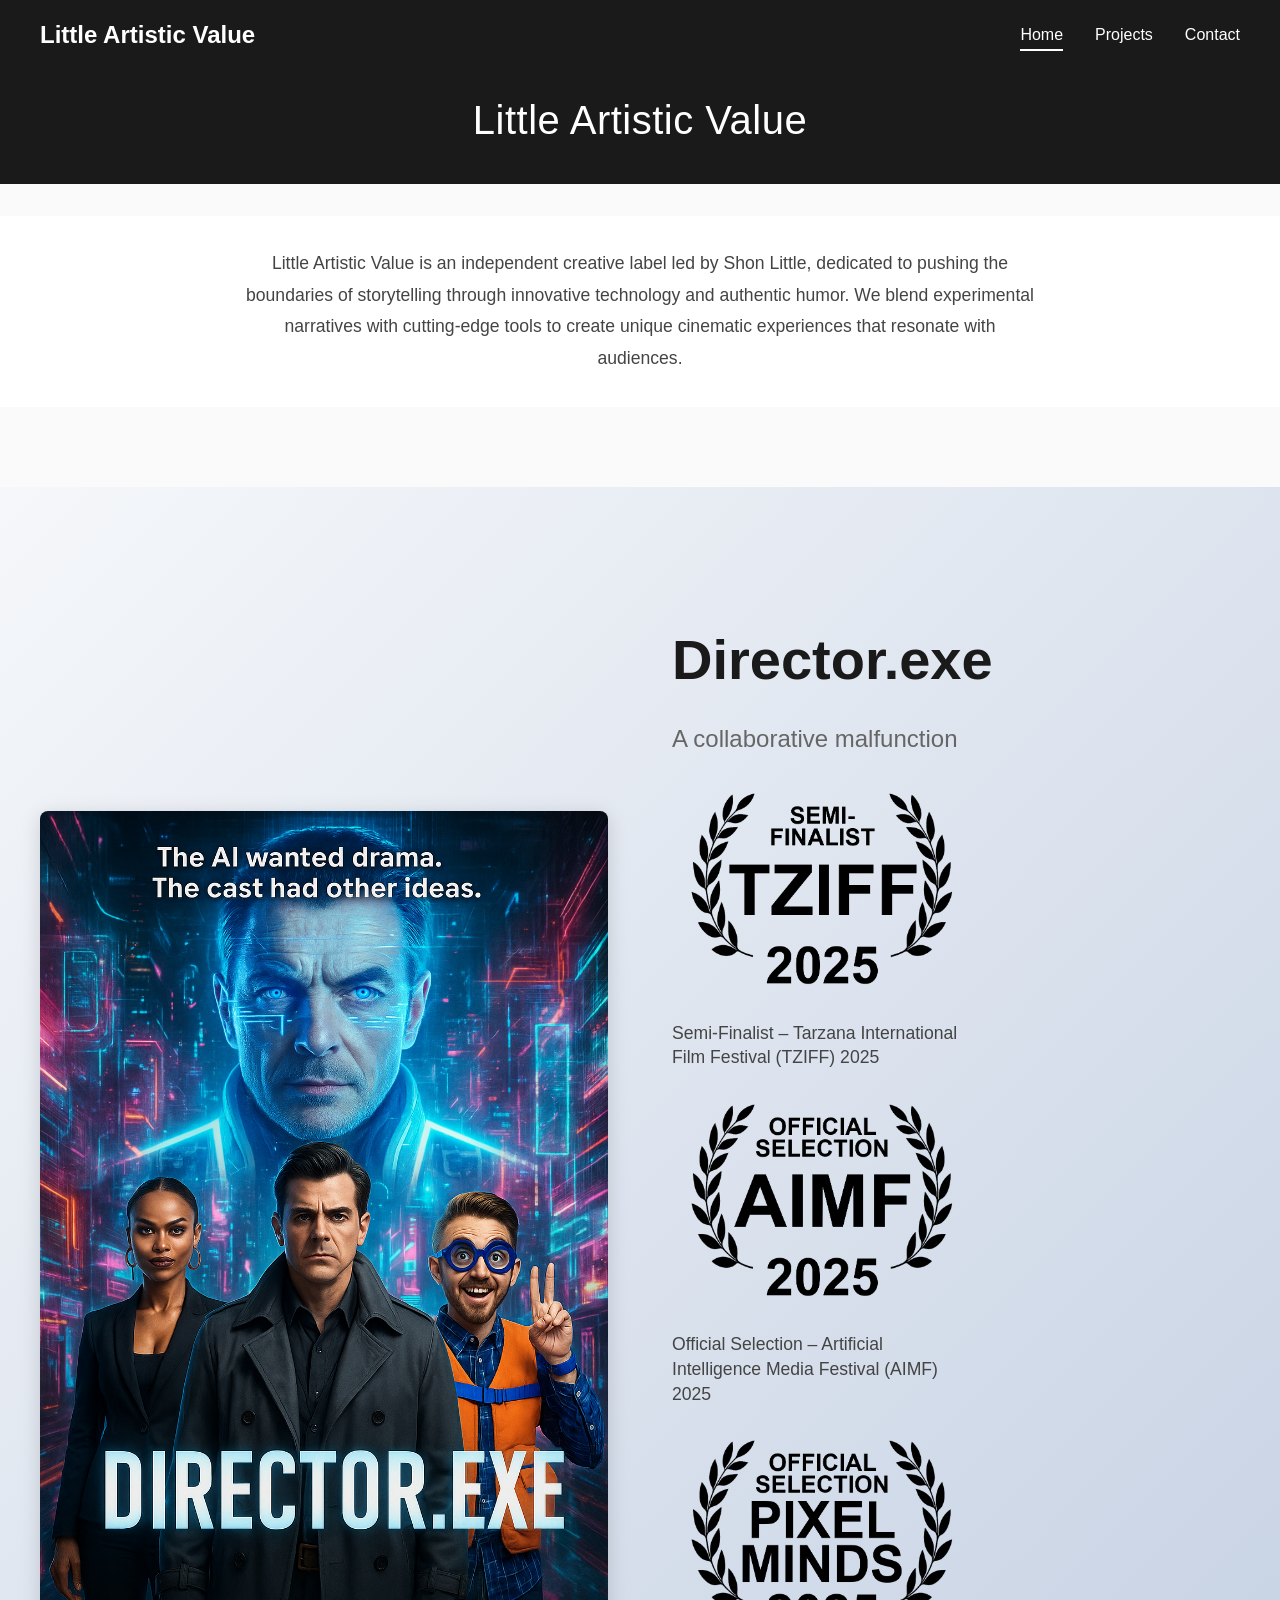
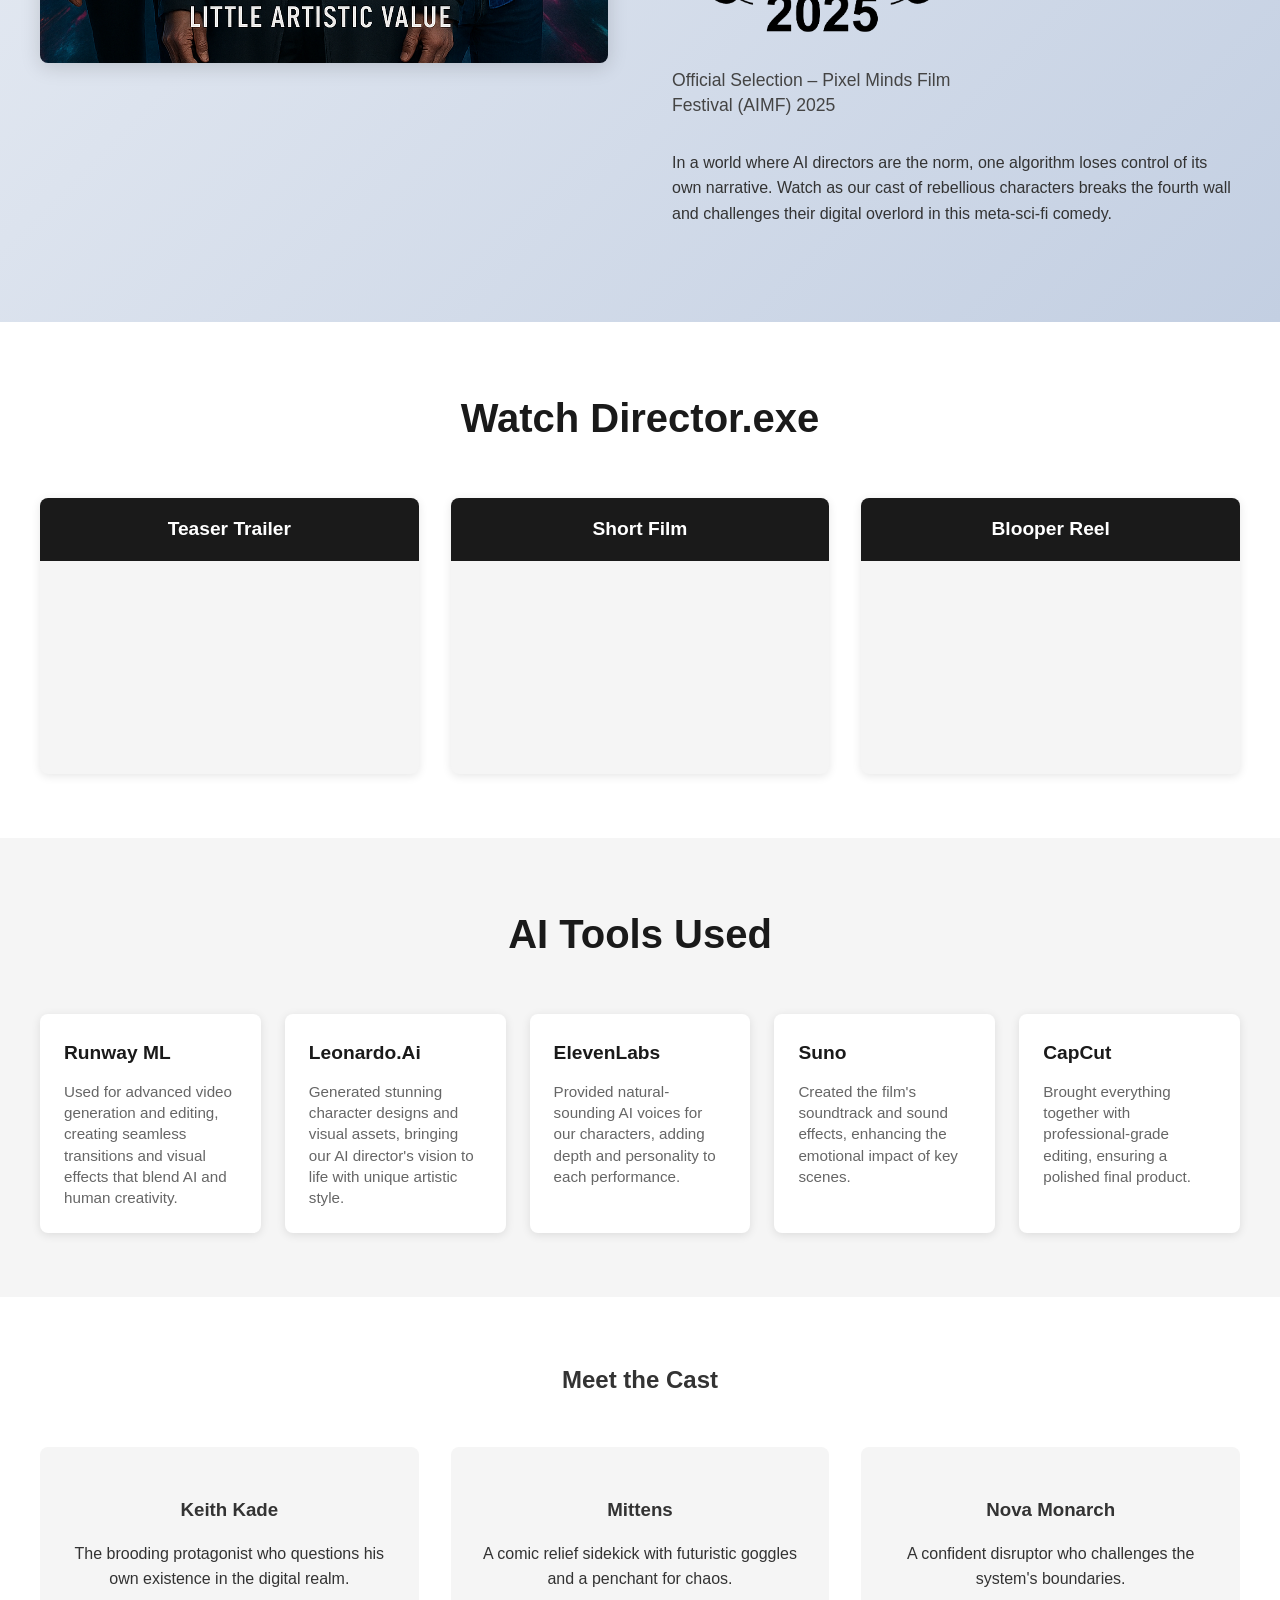
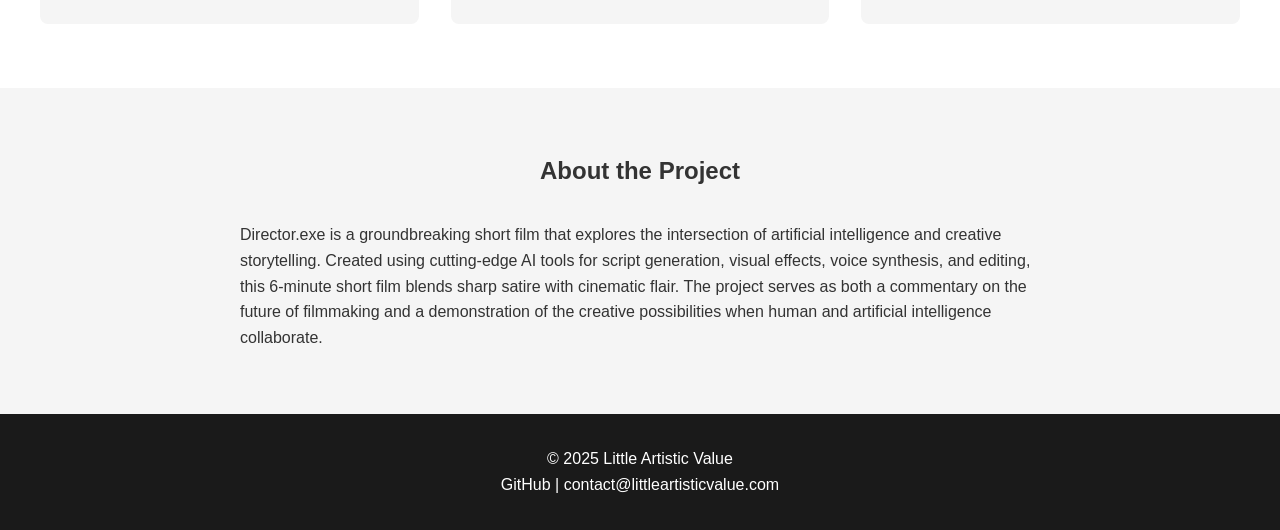
<file: index.html>
<!DOCTYPE html>
<html lang="en">
  <head>
    <meta charset="UTF-8" />
    <meta name="viewport" content="width=device-width, initial-scale=1.0" />
    <title>Little Artistic Value</title>
    <link rel="stylesheet" href="assets/styles/main.css" />
  </head>
  <body>
    <nav class="navbar">
      <div class="nav-content">
        <a href="index.html" class="nav-logo">Little Artistic Value</a>
        <ul class="nav-links">
          <li><a href="index.html" class="active">Home</a></li>
          <li><a href="projects.html">Projects</a></li>
          <li><a href="contact.html">Contact</a></li>
        </ul>
      </div>
    </nav>

    <header class="site-title">
      <h1>Little Artistic Value</h1>
    </header>

    <section class="about-company">
      <div class="about-company-content">
        <p>
          Little Artistic Value is an independent creative label led by Shon
          Little, dedicated to pushing the boundaries of storytelling through
          innovative technology and authentic humor. We blend experimental
          narratives with cutting-edge tools to create unique cinematic
          experiences that resonate with audiences.
        </p>
      </div>
    </section>

    <main>
      <section class="hero">
        <div class="hero-content">
          <div class="hero-text">
            <h1>Director.exe</h1>
            <p class="tagline">A collaborative malfunction</p>
            <div class="festival-badge">
              <img
                src="assets/images/tziff-semi-finalist.png"
                alt="TZIFF Semi-Finalist"
                class="festival-laurels"
              />
              <p class="festival-text">
                Semi-Finalist – Tarzana International Film Festival (TZIFF) 2025
              </p>
            </div>
            <div class="festival-badge">
              <img
                src="assets/images/aimf-official-selection.png"
                alt="AIMF Official Selection"
                class="festival-laurels"
              />
              <p class="festival-text">
                Official Selection – Artificial Intelligence Media Festival
                (AIMF) 2025
              </p>
            </div>
            <div class="festival-badge">
              <img
                src="assets/images/pixel-minds-official-selection.png"
                alt="AIMF Official Selection"
                class="festival-laurels"
              />
              <p class="festival-text">
                Official Selection – Pixel Minds Film Festival (AIMF) 2025
              </p>
            </div>
            <p>
              In a world where AI directors are the norm, one algorithm loses
              control of its own narrative. Watch as our cast of rebellious
              characters breaks the fourth wall and challenges their digital
              overlord in this meta-sci-fi comedy.
            </p>
          </div>
          <div class="hero-poster">
            <img
              src="assets/images/director-exe-poster.png"
              alt="Director.exe Movie Poster"
              class="movie-poster"
            />
          </div>
        </div>
      </section>

      <section class="videos">
        <h2>Watch Director.exe</h2>
        <div class="video-grid">
          <div class="video-card">
            <h3>Teaser Trailer</h3>
            <div class="video-wrapper">
              <iframe
                src="https://www.youtube.com/embed/sN__AsQPN48"
                title="Director.exe Teaser Trailer"
                frameborder="0"
                allow="accelerometer; autoplay; clipboard-write; encrypted-media; gyroscope; picture-in-picture"
                allowfullscreen
              >
              </iframe>
            </div>
          </div>
          <div class="video-card">
            <h3>Short Film</h3>
            <div class="video-wrapper">
              <iframe
                src="https://www.youtube.com/embed/U3JAt9uH7zE"
                title="Director.exe Short Film"
                frameborder="0"
                allow="accelerometer; autoplay; clipboard-write; encrypted-media; gyroscope; picture-in-picture"
                allowfullscreen
              >
              </iframe>
            </div>
          </div>
          <div class="video-card">
            <h3>Blooper Reel</h3>
            <div class="video-wrapper">
              <iframe
                src="https://www.youtube.com/embed/kVoPYgHj6Oc"
                title="Director.exe Blooper Reel"
                frameborder="0"
                allow="accelerometer; autoplay; clipboard-write; encrypted-media; gyroscope; picture-in-picture"
                allowfullscreen
              >
              </iframe>
            </div>
          </div>
        </div>
      </section>

      <section class="ai-tools">
        <h2>AI Tools Used</h2>
        <div class="tools-grid">
          <div class="tool-card">
            <h3>Runway ML</h3>
            <p>
              Used for advanced video generation and editing, creating seamless
              transitions and visual effects that blend AI and human creativity.
            </p>
          </div>
          <div class="tool-card">
            <h3>Leonardo.Ai</h3>
            <p>
              Generated stunning character designs and visual assets, bringing
              our AI director's vision to life with unique artistic style.
            </p>
          </div>
          <div class="tool-card">
            <h3>ElevenLabs</h3>
            <p>
              Provided natural-sounding AI voices for our characters, adding
              depth and personality to each performance.
            </p>
          </div>
          <div class="tool-card">
            <h3>Suno</h3>
            <p>
              Created the film's soundtrack and sound effects, enhancing the
              emotional impact of key scenes.
            </p>
          </div>
          <div class="tool-card">
            <h3>CapCut</h3>
            <p>
              Brought everything together with professional-grade editing,
              ensuring a polished final product.
            </p>
          </div>
        </div>
      </section>

      <section class="characters">
        <h2>Meet the Cast</h2>
        <div class="character-grid">
          <div class="character-card">
            <h3>Keith Kade</h3>
            <p>
              The brooding protagonist who questions his own existence in the
              digital realm.
            </p>
          </div>
          <div class="character-card">
            <h3>Mittens</h3>
            <p>
              A comic relief sidekick with futuristic goggles and a penchant for
              chaos.
            </p>
          </div>
          <div class="character-card">
            <h3>Nova Monarch</h3>
            <p>A confident disruptor who challenges the system's boundaries.</p>
          </div>
        </div>
      </section>

      <section class="about">
        <div class="about-content">
          <h2>About the Project</h2>
          <p>
            Director.exe is a groundbreaking short film that explores the
            intersection of artificial intelligence and creative storytelling.
            Created using cutting-edge AI tools for script generation, visual
            effects, voice synthesis, and editing, this 6-minute short film
            blends sharp satire with cinematic flair. The project serves as both
            a commentary on the future of filmmaking and a demonstration of the
            creative possibilities when human and artificial intelligence
            collaborate.
          </p>
        </div>
      </section>
    </main>

    <footer>
      <p>© 2025 Little Artistic Value</p>
      <p>
        <a href="https://github.com/shonlittle" target="_blank">GitHub</a> |
        <a href="mailto:contact@littleartisticvalue.com"
          >contact@littleartisticvalue.com</a
        >
      </p>
    </footer>
  </body>
</html>
</file>
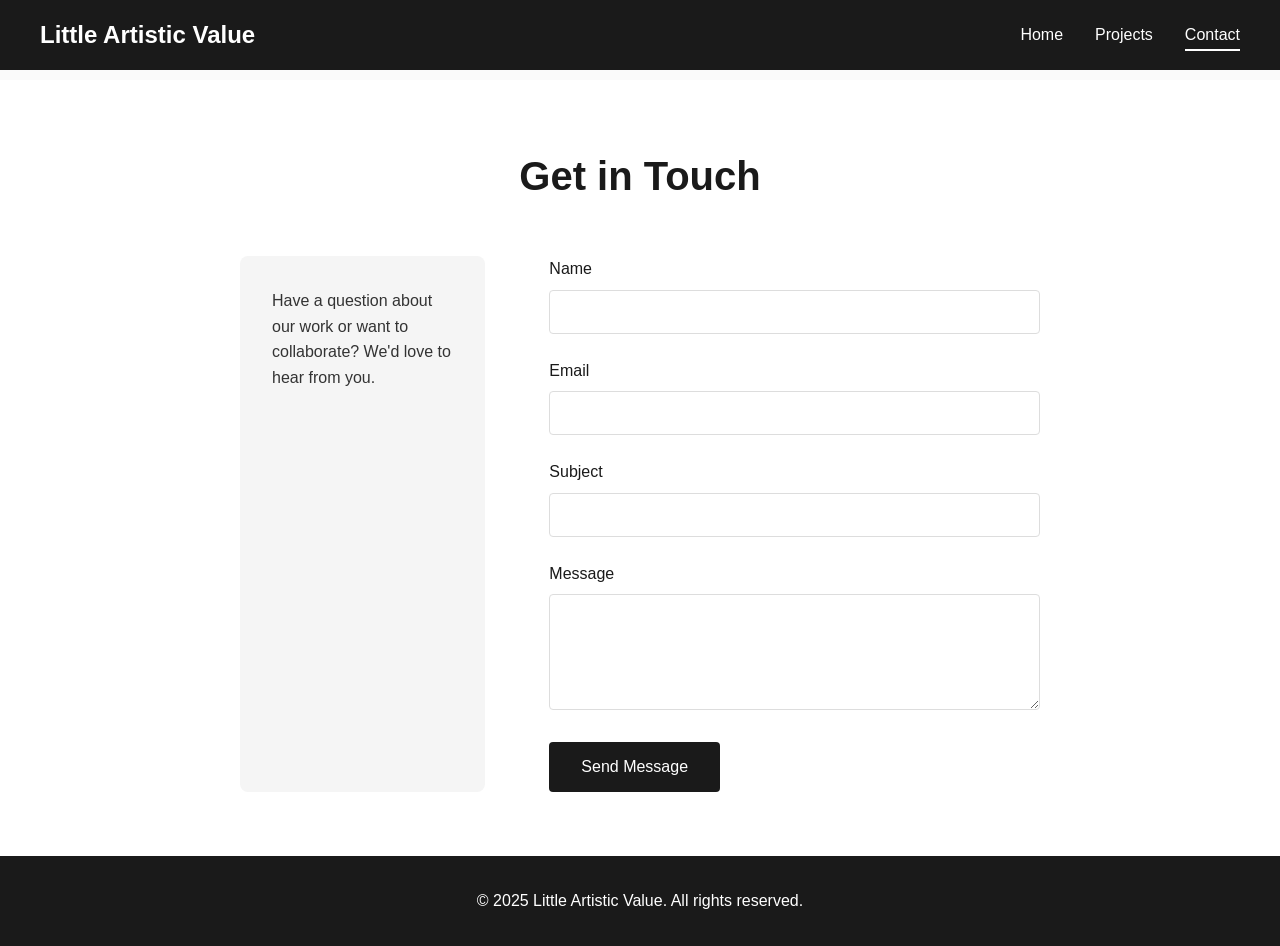
<file: contact.html>
<!DOCTYPE html>
<html lang="en">
  <head>
    <meta charset="UTF-8" />
    <meta name="viewport" content="width=device-width, initial-scale=1.0" />
    <title>Contact - Little Artistic Value</title>
    <link rel="stylesheet" href="assets/styles/main.css" />
    <script
      src="https://challenges.cloudflare.com/turnstile/v0/api.js"
      async
      defer
    ></script>
  </head>
  <body>
    <nav class="navbar">
      <div class="nav-content">
        <a href="index.html" class="nav-logo">Little Artistic Value</a>
        <ul class="nav-links">
          <li><a href="index.html">Home</a></li>
          <li><a href="projects.html">Projects</a></li>
          <li><a href="contact.html" class="active">Contact</a></li>
        </ul>
      </div>
    </nav>

    <main>
      <section class="contact">
        <h2>Get in Touch</h2>
        <div class="contact-content">
          <div class="contact-info">
            <p>
              Have a question about our work or want to collaborate? We'd love
              to hear from you.
            </p>
          </div>
          <form
            id="contact-form"
            action="https://formspree.io/f/xldnbavj"
            method="POST"
          >
            <div class="form-group">
              <label for="name">Name</label>
              <input type="text" id="name" name="name" required />
            </div>
            <div class="form-group">
              <label for="email">Email</label>
              <input type="email" id="email" name="email" required />
            </div>
            <div class="form-group">
              <label for="subject">Subject</label>
              <input type="text" id="subject" name="subject" required />
            </div>
            <div class="form-group">
              <label for="message">Message</label>
              <textarea
                id="message"
                name="message"
                rows="5"
                required
              ></textarea>
            </div>
            <!-- Honeypot: bots fill this in, humans never see it. Formspree drops any submission where _gotcha is non-empty. -->
            <input
              type="text"
              name="_gotcha"
              tabindex="-1"
              autocomplete="off"
              aria-hidden="true"
              style="position: absolute; left: -9999px"
            />
            <!-- Cloudflare Turnstile captcha. Site Key is public and safe to commit. -->
            <div
              class="cf-turnstile"
              data-sitekey="0x4AAAAAADwHez-88QygBWGD"
            ></div>
            <button type="submit" class="submit-button">Send Message</button>
          </form>
        </div>
      </section>
    </main>

    <footer>
      <div class="footer-content">
        <p>&copy; 2025 Little Artistic Value. All rights reserved.</p>
      </div>
    </footer>
  </body>
</html>
</file>
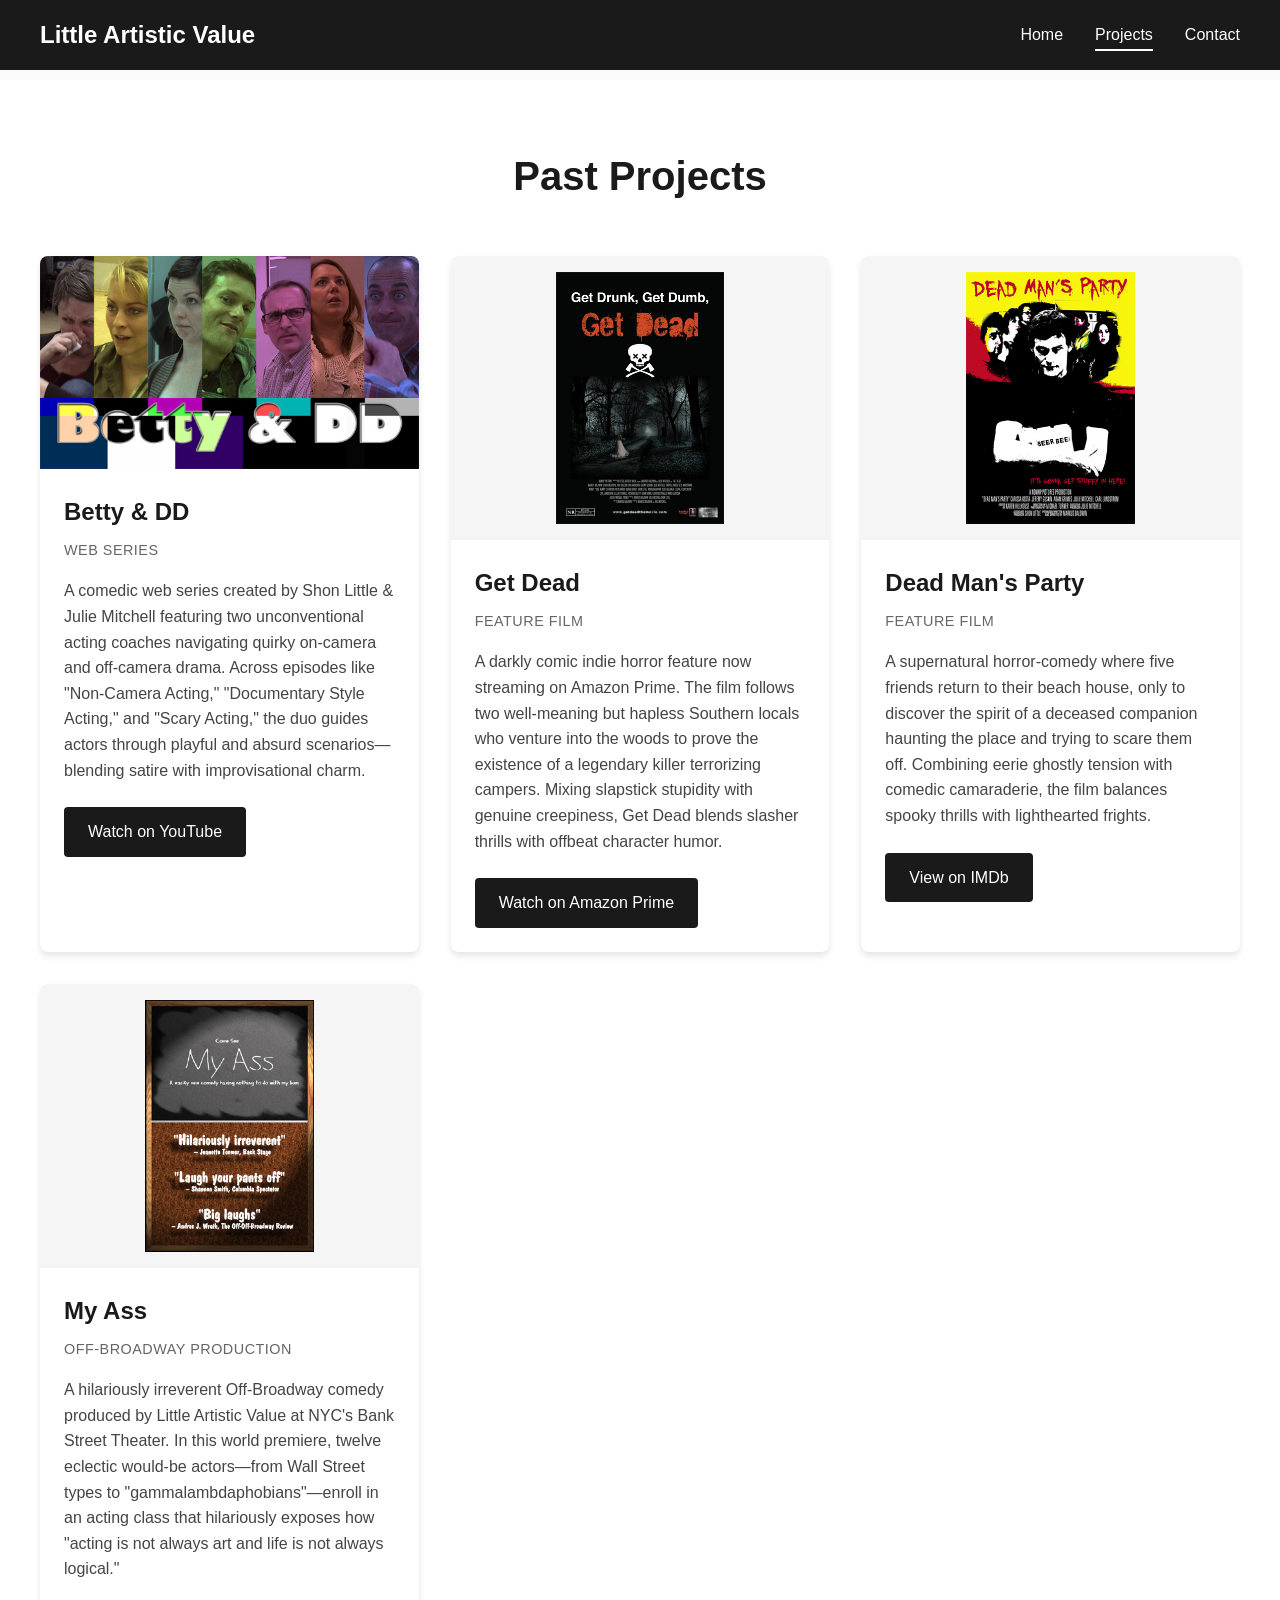
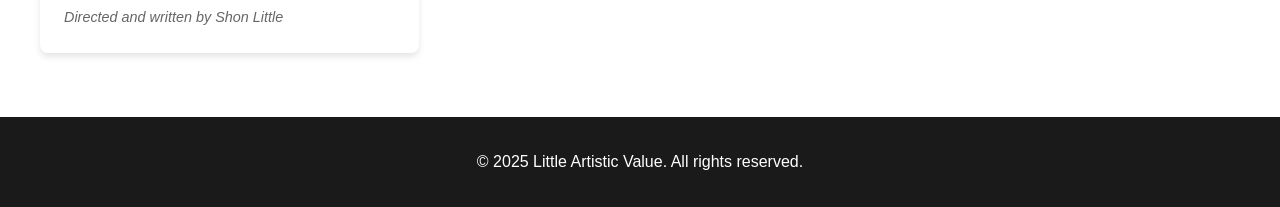
<file: projects.html>
<!DOCTYPE html>
<html lang="en">
  <head>
    <meta charset="UTF-8" />
    <meta name="viewport" content="width=device-width, initial-scale=1.0" />
    <title>Past Projects - Little Artistic Value</title>
    <link rel="stylesheet" href="assets/styles/main.css" />
  </head>
  <body>
    <nav class="navbar">
      <div class="nav-content">
        <a href="index.html" class="nav-logo">Little Artistic Value</a>
        <ul class="nav-links">
          <li><a href="index.html">Home</a></li>
          <li><a href="projects.html" class="active">Projects</a></li>
          <li><a href="contact.html">Contact</a></li>
        </ul>
      </div>
    </nav>

    <main>
      <section class="projects">
        <h2>Past Projects</h2>
        <div class="projects-grid">
          <!-- Betty & DD -->
          <article class="project-card" data-orientation="landscape">
            <div class="project-image">
              <img
                src="assets/images/betty-and-dd.jpg"
                alt="Betty & DD Web Series"
              />
            </div>
            <div class="project-content">
              <h3>Betty & DD</h3>
              <p class="project-type">Web Series</p>
              <p class="project-description">
                A comedic web series created by Shon Little & Julie Mitchell
                featuring two unconventional acting coaches navigating quirky
                on‑camera and off‑camera drama. Across episodes like "Non‑Camera
                Acting," "Documentary Style Acting," and "Scary Acting," the duo
                guides actors through playful and absurd scenarios—blending
                satire with improvisational charm.
              </p>
              <a
                href="https://www.youtube.com/@bettyanddd"
                class="project-link"
                target="_blank"
                >Watch on YouTube</a
              >
            </div>
          </article>

          <!-- Get Dead -->
          <article class="project-card">
            <div class="project-image">
              <img
                src="assets/images/get-dead.jpg"
                alt="Get Dead Movie Poster"
              />
            </div>
            <div class="project-content">
              <h3>Get Dead</h3>
              <p class="project-type">Feature Film</p>
              <p class="project-description">
                A darkly comic indie horror feature now streaming on Amazon
                Prime. The film follows two well-meaning but hapless Southern
                locals who venture into the woods to prove the existence of a
                legendary killer terrorizing campers. Mixing slapstick stupidity
                with genuine creepiness, Get Dead blends slasher thrills with
                offbeat character humor.
              </p>
              <a
                href="https://www.amazon.com/Get-Dead-Jason-Hillhouse/dp/B071FPNFRN"
                class="project-link"
                target="_blank"
                >Watch on Amazon Prime</a
              >
            </div>
          </article>

          <!-- Dead Man's Party -->
          <article class="project-card">
            <div class="project-image">
              <img
                src="assets/images/dead-mans-party.jpg"
                alt="Dead Man's Party Movie Poster"
              />
            </div>
            <div class="project-content">
              <h3>Dead Man's Party</h3>
              <p class="project-type">Feature Film</p>
              <p class="project-description">
                A supernatural horror‑comedy where five friends return to their
                beach house, only to discover the spirit of a deceased companion
                haunting the place and trying to scare them off. Combining eerie
                ghostly tension with comedic camaraderie, the film balances
                spooky thrills with lighthearted frights.
              </p>
              <a
                href="https://www.imdb.com/title/tt1975145/"
                class="project-link"
                target="_blank"
                >View on IMDb</a
              >
            </div>
          </article>

          <!-- My Ass -->
          <article class="project-card">
            <div class="project-image">
              <img
                src="assets/images/my-ass.jpg"
                alt="My Ass Theater Production"
              />
            </div>
            <div class="project-content">
              <h3>My Ass</h3>
              <p class="project-type">Off-Broadway Production</p>
              <p class="project-description">
                A hilariously irreverent Off-Broadway comedy produced by Little
                Artistic Value at NYC's Bank Street Theater. In this world
                premiere, twelve eclectic would‑be actors—from Wall Street types
                to "gammalambdaphobians"—enroll in an acting class that
                hilariously exposes how "acting is not always art and life is
                not always logical."
              </p>
              <p class="project-credits">Directed and written by Shon Little</p>
            </div>
          </article>
        </div>
      </section>
    </main>

    <footer>
      <div class="footer-content">
        <p>&copy; 2025 Little Artistic Value. All rights reserved.</p>
      </div>
    </footer>
  </body>
</html>
</file>
<file: assets/styles/main.css>
/* 
 * © 2025 Little Artistic Value
 * Created by Shon Little
 * Created: 2025-03-19
 */

/* ==========================================================================
   Base styles and resets
   ========================================================================== */
* {
  margin: 0;
  padding: 0;
  box-sizing: border-box;
}

body {
  font-family: "Inter", -apple-system, BlinkMacSystemFont, "Segoe UI", Roboto,
    sans-serif;
  line-height: 1.6;
  color: #333;
  background: #fafafa;
}

/* ==========================================================================
   Navigation
   ========================================================================== */
.navbar {
  background: #1a1a1a;
  padding: 1rem 2rem;
  position: fixed;
  width: 100%;
  top: 0;
  left: 0;
  z-index: 1000;
}

.nav-content {
  max-width: 1200px;
  margin: 0 auto;
  display: flex;
  justify-content: space-between;
  align-items: center;
}

.nav-logo {
  color: #fff;
  text-decoration: none;
  font-size: 1.5rem;
  font-weight: bold;
}

.nav-links {
  display: flex;
  list-style: none;
  margin: 0;
  padding: 0;
  gap: 2rem;
}

.nav-links a {
  color: #fff;
  text-decoration: none;
  font-size: 1rem;
  transition: color 0.3s;
  padding: 0.5rem 0;
  position: relative;
}

.nav-links a:hover {
  color: #ccc;
}

.nav-links a.active {
  color: #fff;
}

.nav-links a.active::after {
  content: "";
  position: absolute;
  bottom: 0;
  left: 0;
  width: 100%;
  height: 2px;
  background: #fff;
}

@media (max-width: 768px) {
  .navbar {
    padding: 1rem;
  }

  .nav-content {
    flex-direction: column;
    gap: 1rem;
  }

  .nav-links {
    gap: 1rem;
  }
}

/* Add padding to main content to account for fixed navbar */
main {
  padding-top: 80px;
}

/* ==========================================================================
   Site Title
   ========================================================================== */
.site-title {
  background: #1a1a1a;
  color: #fff;
  padding: 2rem;
  text-align: center;
  margin-top: 3.5rem;
}

.site-title h1 {
  font-size: 2.5rem;
  font-weight: 500;
  letter-spacing: 0.5px;
}

/* ==========================================================================
   About Company Section
   ========================================================================== */
.about-company {
  padding: 2rem;
  background: #fff;
  text-align: center;
  margin-top: 2rem;
}

.about-company-content {
  max-width: 800px;
  margin: 0 auto;
  font-size: 1.1rem;
  color: #444;
}

.about-company p {
  line-height: 1.8;
}

/* ==========================================================================
   Hero Section
   ========================================================================== */
.hero {
  padding: 8rem 2rem 4rem;
  background: linear-gradient(135deg, #f5f7fa 0%, #c3cfe2 100%);
}

.hero-content {
  max-width: 1200px;
  margin: 0 auto;
  display: grid;
  grid-template-columns: 1fr 1fr;
  gap: 4rem;
  align-items: center;
}

.hero-text {
  text-align: left;
  order: 2;
}

.hero-poster {
  position: relative;
  width: 100%;
  padding-top: 150%; /* 2:3 aspect ratio for movie poster */
  order: 1;
}

.movie-poster {
  position: absolute;
  top: 0;
  left: 0;
  width: 100%;
  height: 100%;
  object-fit: cover;
  border-radius: 8px;
  box-shadow: 0 4px 20px rgba(0, 0, 0, 0.15);
}

.hero h1 {
  font-size: 3.5rem;
  margin-bottom: 1rem;
  color: #1a1a1a;
}

.hero .tagline {
  font-size: 1.5rem;
  color: #666;
  margin-bottom: 2rem;
}

.festival-badge {
  margin: 2rem 0;
  max-width: 300px;
}

.festival-laurels {
  width: 100%;
  height: auto;
  margin-bottom: 1rem;
}

.festival-text {
  font-size: 1.1rem;
  color: #444;
  font-weight: 500;
  line-height: 1.4;
}

.hero p {
  margin-bottom: 2rem;
}

.cta-button {
  display: inline-block;
  padding: 1rem 2rem;
  background: #1a1a1a;
  color: #fff;
  text-decoration: none;
  border-radius: 4px;
  transition: background 0.3s;
}

.cta-button:hover {
  background: #333;
}

/* ==========================================================================
   Characters Section
   ========================================================================== */
.characters {
  padding: 4rem 2rem;
  background: #fff;
}

.characters h2 {
  text-align: center;
  margin-bottom: 3rem;
}

.character-grid {
  display: grid;
  grid-template-columns: repeat(auto-fit, minmax(250px, 1fr));
  gap: 2rem;
  max-width: 1200px;
  margin: 0 auto;
}

.character-card {
  text-align: center;
  padding: 2rem;
  background: #f5f5f5;
  border-radius: 8px;
}

.character-card h3 {
  margin: 1rem 0;
}

/* ==========================================================================
   About Section
   ========================================================================== */
.about {
  padding: 4rem 2rem;
  background: #f5f5f5;
}

.about-content {
  max-width: 800px;
  margin: 0 auto;
}

.about h2 {
  text-align: center;
  margin-bottom: 2rem;
}

/* ==========================================================================
   Footer
   ========================================================================== */
footer {
  background: #1a1a1a;
  color: #fff;
  padding: 2rem;
  text-align: center;
}

footer a {
  color: #fff;
  text-decoration: none;
}

footer a:hover {
  text-decoration: underline;
}

/* ==========================================================================
   Videos Section
   ========================================================================== */
.videos {
  padding: 4rem 2rem;
  background: #fff;
}

.videos h2 {
  text-align: center;
  margin-bottom: 3rem;
  font-size: 2.5rem;
  color: #1a1a1a;
}

.video-grid {
  display: grid;
  grid-template-columns: repeat(auto-fit, minmax(300px, 1fr));
  gap: 2rem;
  max-width: 1200px;
  margin: 0 auto;
}

.video-card {
  background: #f5f5f5;
  border-radius: 8px;
  overflow: hidden;
  box-shadow: 0 2px 10px rgba(0, 0, 0, 0.1);
  transition: transform 0.3s ease;
}

.video-card:hover {
  transform: translateY(-5px);
}

.video-card h3 {
  padding: 1rem;
  margin: 0;
  text-align: center;
  background: #1a1a1a;
  color: #fff;
  font-size: 1.2rem;
}

.video-wrapper {
  position: relative;
  padding-bottom: 56.25%; /* 16:9 aspect ratio */
  height: 0;
  overflow: hidden;
}

.video-wrapper iframe {
  position: absolute;
  top: 0;
  left: 0;
  width: 100%;
  height: 100%;
  border: none;
}

/* ==========================================================================
   AI Tools Section
   ========================================================================== */
.ai-tools {
  padding: 4rem 2rem;
  background: #f5f5f5;
}

.ai-tools h2 {
  text-align: center;
  margin-bottom: 3rem;
  font-size: 2.5rem;
  color: #1a1a1a;
}

.tools-grid {
  display: grid;
  grid-template-columns: repeat(5, 1fr);
  gap: 1.5rem;
  max-width: 1200px;
  margin: 0 auto;
}

.tool-card {
  background: #fff;
  padding: 1.5rem;
  border-radius: 8px;
  box-shadow: 0 2px 10px rgba(0, 0, 0, 0.1);
  transition: transform 0.3s ease;
}

.tool-card:hover {
  transform: translateY(-5px);
}

.tool-card h3 {
  color: #1a1a1a;
  margin-bottom: 0.75rem;
  font-size: 1.2rem;
}

.tool-card p {
  color: #666;
  line-height: 1.4;
  font-size: 0.95rem;
}

/* ==========================================================================
   Contact Section
   ========================================================================== */
.contact {
  padding: 4rem 2rem;
  background: #fff;
}

.contact h2 {
  text-align: center;
  margin-bottom: 3rem;
  font-size: 2.5rem;
  color: #1a1a1a;
}

.contact-content {
  max-width: 800px;
  margin: 0 auto;
  display: grid;
  grid-template-columns: 1fr 2fr;
  gap: 4rem;
}

.contact-info {
  padding: 2rem;
  background: #f5f5f5;
  border-radius: 8px;
}

.contact-info p {
  margin-bottom: 1.5rem;
  line-height: 1.6;
}

.contact-details {
  margin-top: 2rem;
}

.contact-details p {
  margin-bottom: 1rem;
}

.contact-details a {
  color: #1a1a1a;
  text-decoration: none;
  transition: color 0.3s;
}

.contact-details a:hover {
  color: #666;
}

/* Form Styles */
.form-group {
  margin-bottom: 1.5rem;
}

.form-group label {
  display: block;
  margin-bottom: 0.5rem;
  color: #1a1a1a;
  font-weight: 500;
}

.form-group input,
.form-group textarea {
  width: 100%;
  padding: 0.75rem;
  border: 1px solid #ddd;
  border-radius: 4px;
  font-size: 1rem;
  font-family: inherit;
  transition: border-color 0.3s;
}

.form-group input:focus,
.form-group textarea:focus {
  outline: none;
  border-color: #1a1a1a;
}

.submit-button {
  background: #1a1a1a;
  color: #fff;
  padding: 1rem 2rem;
  border: none;
  border-radius: 4px;
  font-size: 1rem;
  cursor: pointer;
  transition: background 0.3s;
}

.submit-button:hover {
  background: #333;
}

/* ==========================================================================
   Projects Section
   ========================================================================== */
.projects {
  padding: 4rem 2rem;
  background: #fff;
}

.projects h2 {
  text-align: center;
  margin-bottom: 3rem;
  font-size: 2.5rem;
  color: #1a1a1a;
}

.projects-grid {
  display: grid;
  grid-template-columns: repeat(auto-fit, minmax(300px, 1fr));
  gap: 2rem;
  max-width: 1200px;
  margin: 0 auto;
}

.project-card {
  background: #fff;
  border-radius: 8px;
  overflow: hidden;
  box-shadow: 0 4px 6px rgba(0, 0, 0, 0.1);
  transition: transform 0.3s ease, box-shadow 0.3s ease;
}

.project-card:hover {
  transform: translateY(-5px);
  box-shadow: 0 6px 12px rgba(0, 0, 0, 0.15);
}

.project-image {
  position: relative;
  padding-top: 75%; /* Changed from 56.25% to 75% for better portrait handling */
  overflow: hidden;
  background: #f5f5f5; /* Light background for image container */
}

.project-image img {
  position: absolute;
  top: 0;
  left: 0;
  width: 100%;
  height: 100%;
  object-fit: contain; /* Changed from cover to contain */
  object-position: center;
  padding: 1rem; /* Add some padding around the image */
}

/* Add specific handling for landscape images */
.project-card[data-orientation="landscape"] .project-image {
  padding-top: 56.25%; /* 16:9 aspect ratio for landscape */
}

.project-card[data-orientation="landscape"] .project-image img {
  object-fit: cover; /* Use cover for landscape images */
  padding: 0; /* Remove padding for landscape images */
}

.project-content {
  padding: 1.5rem;
}

.project-content h3 {
  margin: 0 0 0.5rem;
  font-size: 1.5rem;
  color: #1a1a1a;
}

.project-type {
  color: #666;
  font-size: 0.9rem;
  margin-bottom: 1rem;
  text-transform: uppercase;
  letter-spacing: 0.5px;
}

.project-description {
  color: #444;
  line-height: 1.6;
  margin-bottom: 1.5rem;
}

.project-link {
  display: inline-block;
  padding: 0.75rem 1.5rem;
  background: #1a1a1a;
  color: #fff;
  text-decoration: none;
  border-radius: 4px;
  transition: background 0.3s;
}

.project-link:hover {
  background: #333;
}

.project-credits {
  font-style: italic;
  color: #666;
  margin-top: 1rem;
  font-size: 0.9rem;
}

/* ==========================================================================
   Responsive Design
   ========================================================================== */
@media (max-width: 768px) {
  .hero-content {
    grid-template-columns: 1fr;
    gap: 2rem;
  }

  .hero-text {
    text-align: center;
  }

  .festival-badge {
    margin: 2rem auto;
  }

  .hero h1 {
    font-size: 2.5rem;
  }

  .hero .tagline {
    font-size: 1.2rem;
  }

  .hero-poster {
    padding-top: 150%;
    max-width: 400px;
    margin: 0 auto;
  }

  .videos {
    padding: 3rem 1rem;
  }

  .videos h2 {
    font-size: 2rem;
    margin-bottom: 2rem;
  }

  .video-grid {
    grid-template-columns: 1fr;
    max-width: 500px;
  }

  .ai-tools {
    padding: 3rem 1rem;
  }

  .ai-tools h2 {
    font-size: 2rem;
    margin-bottom: 2rem;
  }

  .tools-grid {
    grid-template-columns: 1fr;
    max-width: 500px;
  }

  .tool-card {
    padding: 2rem;
  }

  .tool-card h3 {
    font-size: 1.4rem;
    margin-bottom: 1rem;
  }

  .tool-card p {
    font-size: 1rem;
    line-height: 1.6;
  }

  .contact {
    padding: 3rem 1rem;
  }

  .contact h2 {
    font-size: 2rem;
    margin-bottom: 2rem;
  }

  .contact-content {
    grid-template-columns: 1fr;
    gap: 2rem;
  }

  .contact-info {
    padding: 1.5rem;
  }

  .projects {
    padding: 3rem 1rem;
  }

  .projects h2 {
    font-size: 2rem;
    margin-bottom: 2rem;
  }

  .projects-grid {
    grid-template-columns: 1fr;
  }

  .project-card {
    max-width: 500px;
    margin: 0 auto;
  }
}

@media (max-width: 1200px) {
  .tools-grid {
    grid-template-columns: repeat(3, 1fr);
  }
}
</file>
